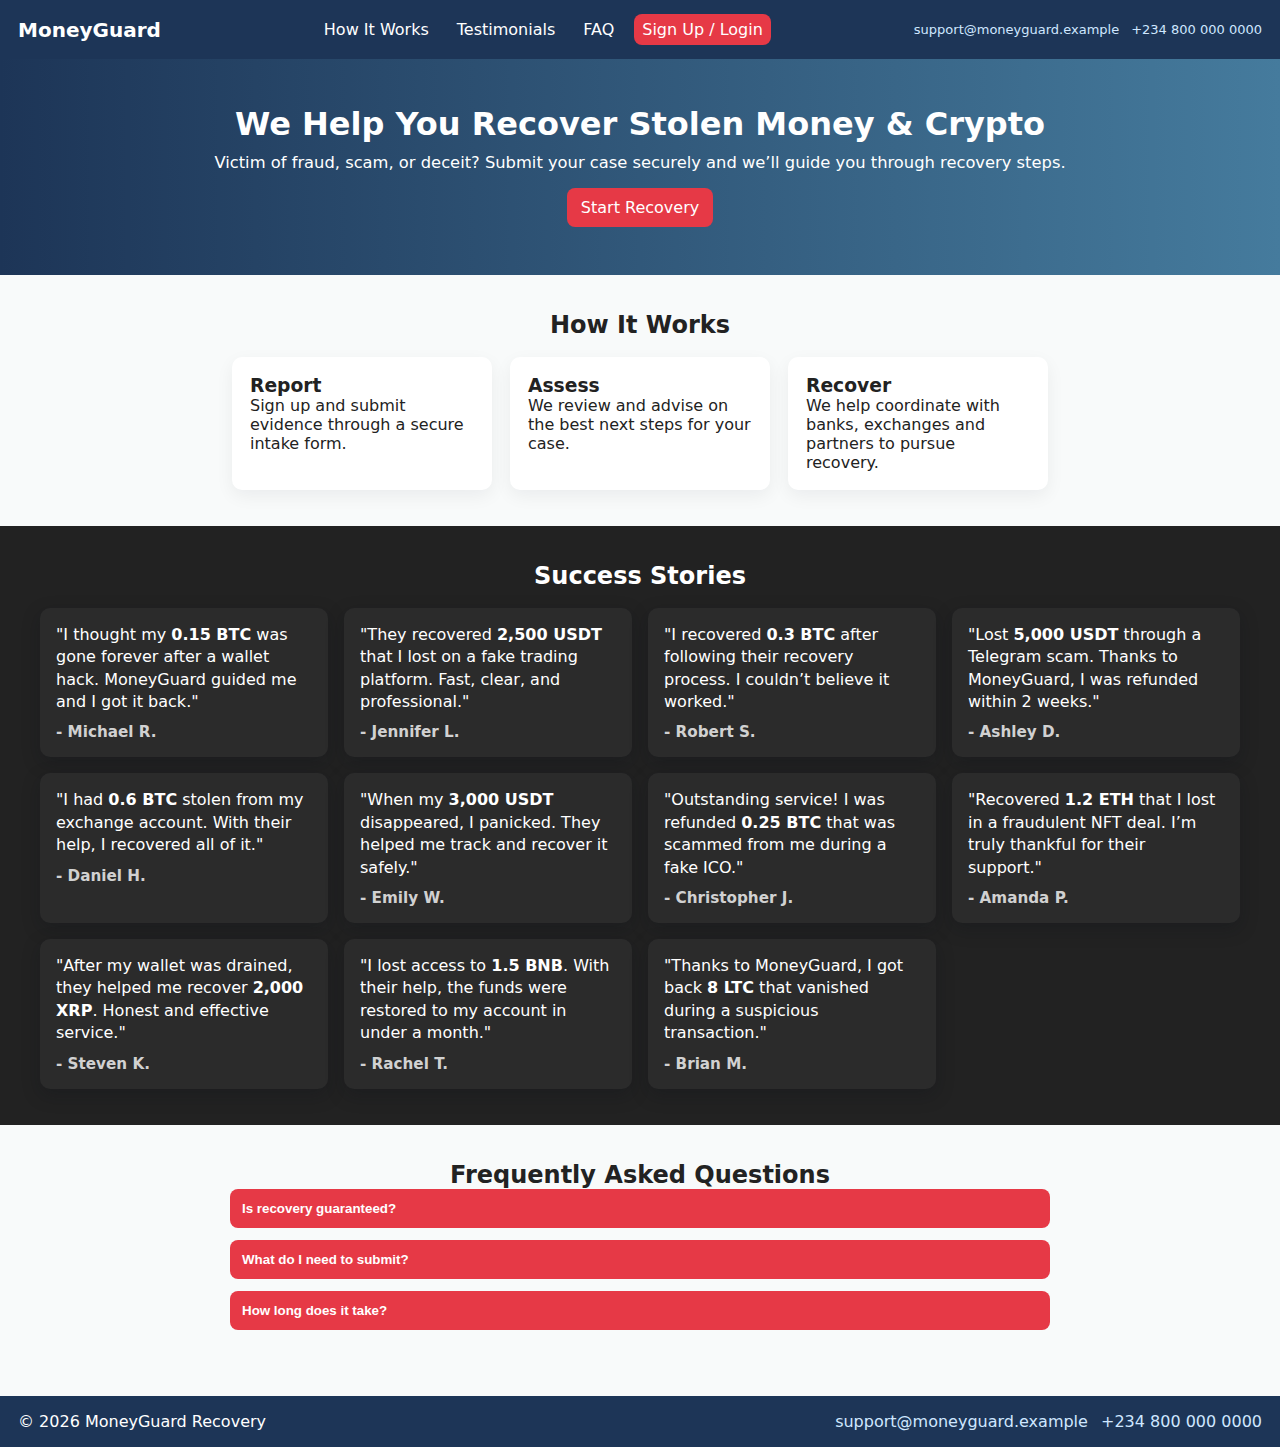
<file: index.html>
<!DOCTYPE html>
<html lang="en">
<head>
  <meta charset="utf-8" />
  <meta name="viewport" content="width=device-width,initial-scale=1" />
  <title>MoneyGuard Recovery</title>
  <link rel="stylesheet" href="index.css" />
</head>
<body>
  <!-- NAV -->
  <header>
    <nav class="navbar">
      <div class="logo">MoneyGuard</div>
      <ul class="nav-links">
        <li><a href="#how">How It Works</a></li>
        <li><a href="#testimonials">Testimonials</a></li>
        <li><a href="#faq">FAQ</a></li>
        <li><a href="auth.html" class="btn">Sign Up / Login</a></li>
      </ul>
      <div class="header-contact">
        <a href="mailto:support@moneyguard.example" class="small-link">support@moneyguard.example</a>
        <a href="tel:+2348000000000" class="small-link">+234 800 000 0000</a>
      </div>
    </nav>
  </header>

  <!-- HERO -->
  <section class="hero">
    <div class="hero-content">
      <h1>We Help You Recover Stolen Money & Crypto</h1>
      <p>Victim of fraud, scam, or deceit? Submit your case securely and we’ll guide you through recovery steps.</p>
      <a href="auth.html" class="btn primary">Start Recovery</a>
    </div>
  </section>

  <!-- HOW IT WORKS -->
  <section id="how" class="section">
    <h2>How It Works</h2>
    <div class="services">
      <div class="service-card">
        <h3>Report</h3>
        <p>Sign up and submit evidence through a secure intake form.</p>
      </div>
      <div class="service-card">
        <h3>Assess</h3>
        <p>We review and advise on the best next steps for your case.</p>
      </div>
      <div class="service-card">
        <h3>Recover</h3>
        <p>We help coordinate with banks, exchanges and partners to pursue recovery.</p>
      </div>
    </div>
  </section>

  <!-- TESTIMONIALS -->
<section id="testimonials" class="section dark">
  <h2>Success Stories</h2>
  <div class="testimonials">
    <div class="testimonial">
      <p>"I thought my <strong>0.15 BTC</strong> was gone forever after a wallet hack. MoneyGuard guided me and I got it back."</p>
      <h4>- Michael R.</h4>
    </div>

    <div class="testimonial">
      <p>"They recovered <strong>2,500 USDT</strong> that I lost on a fake trading platform. Fast, clear, and professional."</p>
      <h4>- Jennifer L.</h4>
    </div>

    <div class="testimonial">
      <p>"I recovered <strong>0.3 BTC</strong> after following their recovery process. I couldn’t believe it worked."</p>
      <h4>- Robert S.</h4>
    </div>

    <div class="testimonial">
      <p>"Lost <strong>5,000 USDT</strong> through a Telegram scam. Thanks to MoneyGuard, I was refunded within 2 weeks."</p>
      <h4>- Ashley D.</h4>
    </div>

    <div class="testimonial">
      <p>"I had <strong>0.6 BTC</strong> stolen from my exchange account. With their help, I recovered all of it."</p>
      <h4>- Daniel H.</h4>
    </div>

    <div class="testimonial">
      <p>"When my <strong>3,000 USDT</strong> disappeared, I panicked. They helped me track and recover it safely."</p>
      <h4>- Emily W.</h4>
    </div>

    <div class="testimonial">
      <p>"Outstanding service! I was refunded <strong>0.25 BTC</strong> that was scammed from me during a fake ICO."</p>
      <h4>- Christopher J.</h4>
    </div>

    <!-- Extra Crypto Testimonials -->
    <div class="testimonial">
      <p>"Recovered <strong>1.2 ETH</strong> that I lost in a fraudulent NFT deal. I’m truly thankful for their support."</p>
      <h4>- Amanda P.</h4>
    </div>

    <div class="testimonial">
      <p>"After my wallet was drained, they helped me recover <strong>2,000 XRP</strong>. Honest and effective service."</p>
      <h4>- Steven K.</h4>
    </div>

    <div class="testimonial">
      <p>"I lost access to <strong>1.5 BNB</strong>. With their help, the funds were restored to my account in under a month."</p>
      <h4>- Rachel T.</h4>
    </div>

    <div class="testimonial">
      <p>"Thanks to MoneyGuard, I got back <strong>8 LTC</strong> that vanished during a suspicious transaction."</p>
      <h4>- Brian M.</h4>
    </div>
  </div>
</section>



  <!-- FAQ -->
  <section id="faq" class="section">
    <h2>Frequently Asked Questions</h2>
    <div class="faq">
      <div class="faq-item">
        <button class="faq-question">Is recovery guaranteed?</button>
        <div class="faq-answer">While recovery cannot be guaranteed in every case, we apply established processes to maximize the chance of a successful outcome.</div>
      </div>

      <div class="faq-item">
        <button class="faq-question">What do I need to submit?</button>
        <div class="faq-answer">Provide transaction receipts, screenshots, chat logs, exchange/trading refs, wallet addresses, and any identifying details you have.</div>
      </div>

      <div class="faq-item">
        <button class="faq-question">How long does it take?</button>
        <div class="faq-answer">Timing varies by case, exchange, and chain. Some cases resolve in days, others take weeks depending on the institutions involved.</div>
      </div>
    </div>
  </section>

  <!-- FOOTER -->
  <footer>
    <div class="footer-inner">
      <div>&copy; <span id="year"></span> MoneyGuard Recovery</div>
      <div class="footer-contact">
        <a href="mailto:support@moneyguard.example" class="small-link">support@moneyguard.example</a>
        <a href="tel:+2348000000000" class="small-link">+234 800 000 0000</a>
      </div>
    </div>
  </footer>

  <script src="index.js"></script>

  <!-- Start of Tawk.to Script -->
  <script type="text/javascript">
  var Tawk_API=Tawk_API||{}, Tawk_LoadStart=new Date();
  (function(){
  var s1=document.createElement("script"),s0=document.getElementsByTagName("script")[0];
  s1.async=true;
  s1.src='https://embed.tawk.to/68d859889c33dd1951ed74c9/default';
  s1.charset='UTF-8';
  s1.setAttribute('crossorigin','*');
  s0.parentNode.insertBefore(s1,s0);
  })();
  </script>
  <!-- End of Tawk.to Script -->
</body>
</html>
</file>
<file: index.css>
/* Reset & base */
* { box-sizing: border-box; margin:0; padding:0; }
html,body { height:100%; font-family: 'Segoe UI', Roboto, system-ui, -apple-system, 'Helvetica Neue', Arial; background:#f8fafa; color:#222; -webkit-font-smoothing:antialiased; -moz-osx-font-smoothing:grayscale; }
a { color:inherit; }

/* NAV */
.navbar {
  display:flex;
  align-items:center;
  justify-content:space-between;
  padding:14px 18px;
  background:#1d3557;
  color:#fff;
  gap:12px;
  flex-wrap:wrap;
}
.logo { font-weight:700; font-size:1.25rem; }
.nav-links { display:flex; list-style:none; gap:12px; align-items:center; margin-left:12px; }
.nav-links a { color:#fff; text-decoration:none; padding:6px 8px; }
.header-contact { display:flex; gap:12px; font-size:13px; }
.small-link { color:#cfe7ff; text-decoration:none; }

/* HERO */
.hero { padding:48px 18px; background: linear-gradient(90deg,#1d3557,#457b9d); color:#fff; text-align:center; }
.hero-content { max-width:980px; margin:0 auto; }
.hero h1 { font-size:2.0rem; margin-bottom:10px; line-height:1.12; }
.hero p { font-size:1.02rem; margin-bottom:16px; }
.btn { display:inline-block; padding:10px 14px; border-radius:8px; text-decoration:none; color:#fff; background:#e63946; }
.btn.primary { background:#e63946; }

/* SECTION LAYOUT */
.section { padding:36px 18px; text-align:center; }
.services { display:flex; gap:18px; justify-content:center; flex-wrap:wrap; margin-top:18px; }
.service-card { background:#fff; border-radius:10px; padding:18px; width:260px; box-shadow: 0 6px 18px rgba(15,23,42,0.06); text-align:left; }
.section.dark { background:#222; color:#fff; }

/* TESTIMONIALS GRID (7) */
.testimonials {
  display:grid;
  grid-template-columns: repeat(auto-fit, minmax(240px, 1fr));
  gap:16px;
  margin-top:18px;
  max-width:1200px;
  margin-left:auto;
  margin-right:auto;
}
.testimonial {
  background:#2b2b2b;
  color:#fff;
  padding:16px;
  border-radius:10px;
  box-shadow: 0 6px 18px rgba(11,17,22,0.25);
  text-align:left;
}
.testimonial p { margin-bottom:10px; line-height:1.4; }
.testimonial h4 { font-size:0.95rem; color:#d1d1d1; }

/* FAQ */
.faq { max-width:820px; margin:0 auto; text-align:left; }
.faq-item { margin-bottom:12px; }
.faq-question {
  width:100%;
  background:#e63946;
  color:#fff;
  padding:12px;
  border:none;
  border-radius:8px;
  text-align:left;
  cursor:pointer;
  font-weight:600;
}
.faq-answer { display:none; padding:12px; background:#f3f4f6; border-radius:8px; margin-top:8px; }

/* FOOTER */
footer { background:#1d3557; color:#fff; padding:16px 18px; margin-top:18px; }
.footer-inner { display:flex; justify-content:space-between; align-items:center; gap:12px; flex-wrap:wrap; }
.footer-contact a { color:#cfe7ff; text-decoration:none; margin-left:8px; }

/* UTILITIES */
.container { max-width:1200px; margin:0 auto; padding:0 18px; }

/* Responsive tweaks */
@media (max-width: 900px) {
  .hero h1 { font-size:1.6rem; }
  .hero p { font-size:0.98rem; }
  .nav-links { display:none; } /* simpler header on mobile */
}
@media (max-width: 520px) {
  .hero { padding:28px 12px; }
  .services { gap:12px; }
  .service-card { width:100%; }
}
</file>
